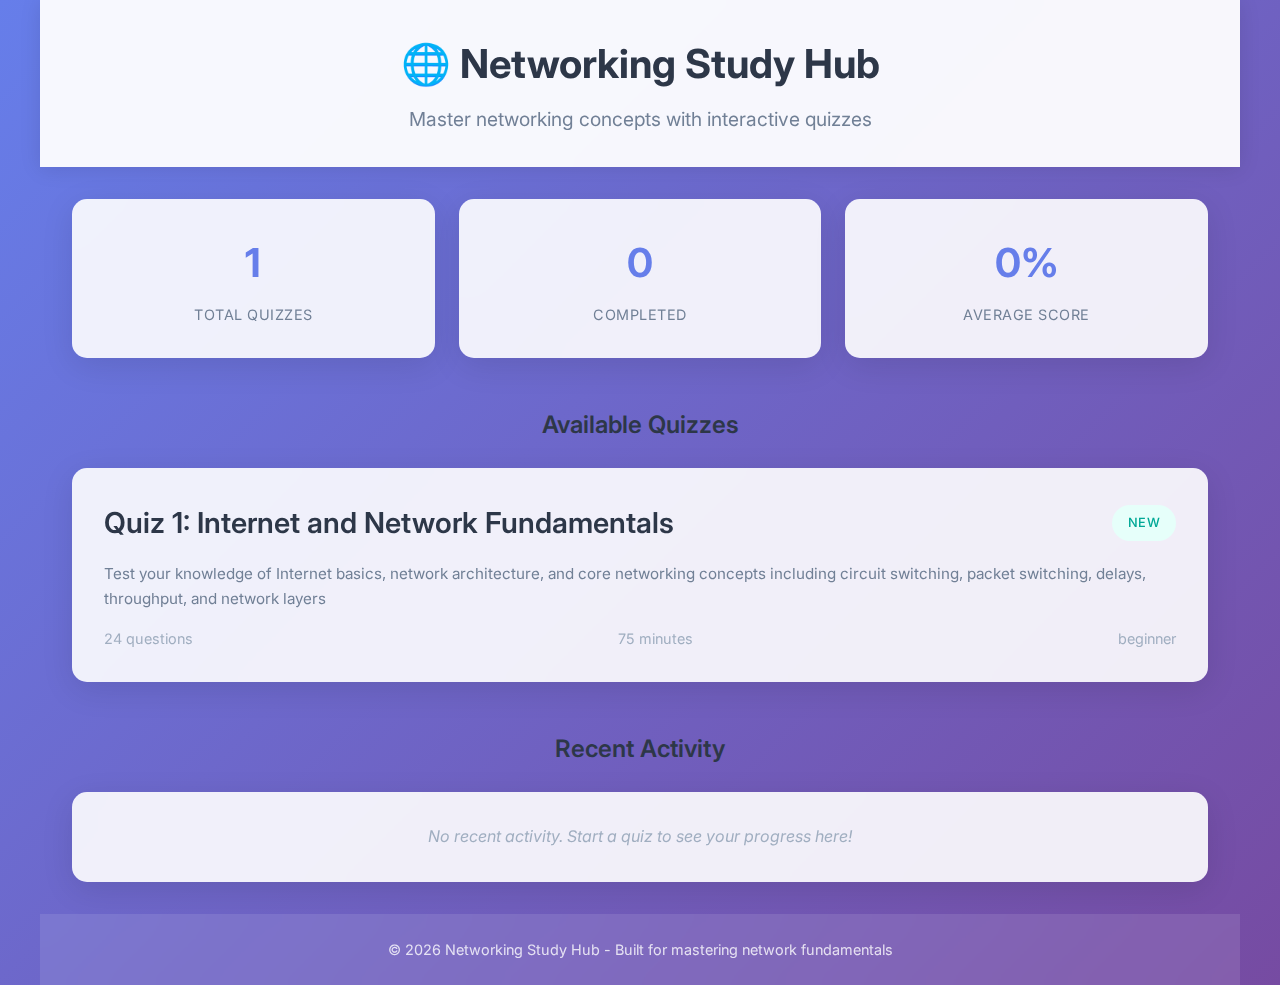
<file: index.html>
<!DOCTYPE html>
<html lang="en">
<head>
    <meta charset="UTF-8">
    <meta name="viewport" content="width=device-width, initial-scale=1.0">
    <title>Networking Study Hub</title>
    <link rel="stylesheet" href="style.css">
    <link rel="preconnect" href="https://fonts.googleapis.com">
    <link rel="preconnect" href="https://fonts.gstatic.com" crossorigin>
    <link href="https://fonts.googleapis.com/css2?family=Inter:wght@300;400;500;600;700&display=swap" rel="stylesheet">
</head>
<body>
    <div class="container">
        <header class="header">
            <h1 class="title">🌐 Networking Study Hub</h1>
            <p class="subtitle">Master networking concepts with interactive quizzes</p>
        </header>

        <main class="main">
            <section class="stats-section">
                <div class="stats-grid">
                    <div class="stat-card">
                        <div class="stat-number" id="totalQuizzes">0</div>
                        <div class="stat-label">Total Quizzes</div>
                    </div>
                    <div class="stat-card">
                        <div class="stat-number" id="completedQuizzes">0</div>
                        <div class="stat-label">Completed</div>
                    </div>
                    <div class="stat-card">
                        <div class="stat-number" id="averageScore">0%</div>
                        <div class="stat-label">Average Score</div>
                    </div>
                </div>
            </section>

            <section class="quizzes-section">
                <h2 class="section-title">Available Quizzes</h2>
                <div class="quiz-grid" id="quizGrid">
                    <!-- Quiz cards will be dynamically populated -->
                </div>
            </section>

            <section class="recent-section">
                <h2 class="section-title">Recent Activity</h2>
                <div class="recent-list" id="recentActivity">
                    <p class="no-activity">No recent activity. Start a quiz to see your progress here!</p>
                </div>
            </section>
        </main>

        <footer class="footer">
            <p>&copy; 2026 Networking Study Hub - Built for mastering network fundamentals</p>
        </footer>
    </div>

    <script src="script.js"></script>
</body>
</html>
</file>
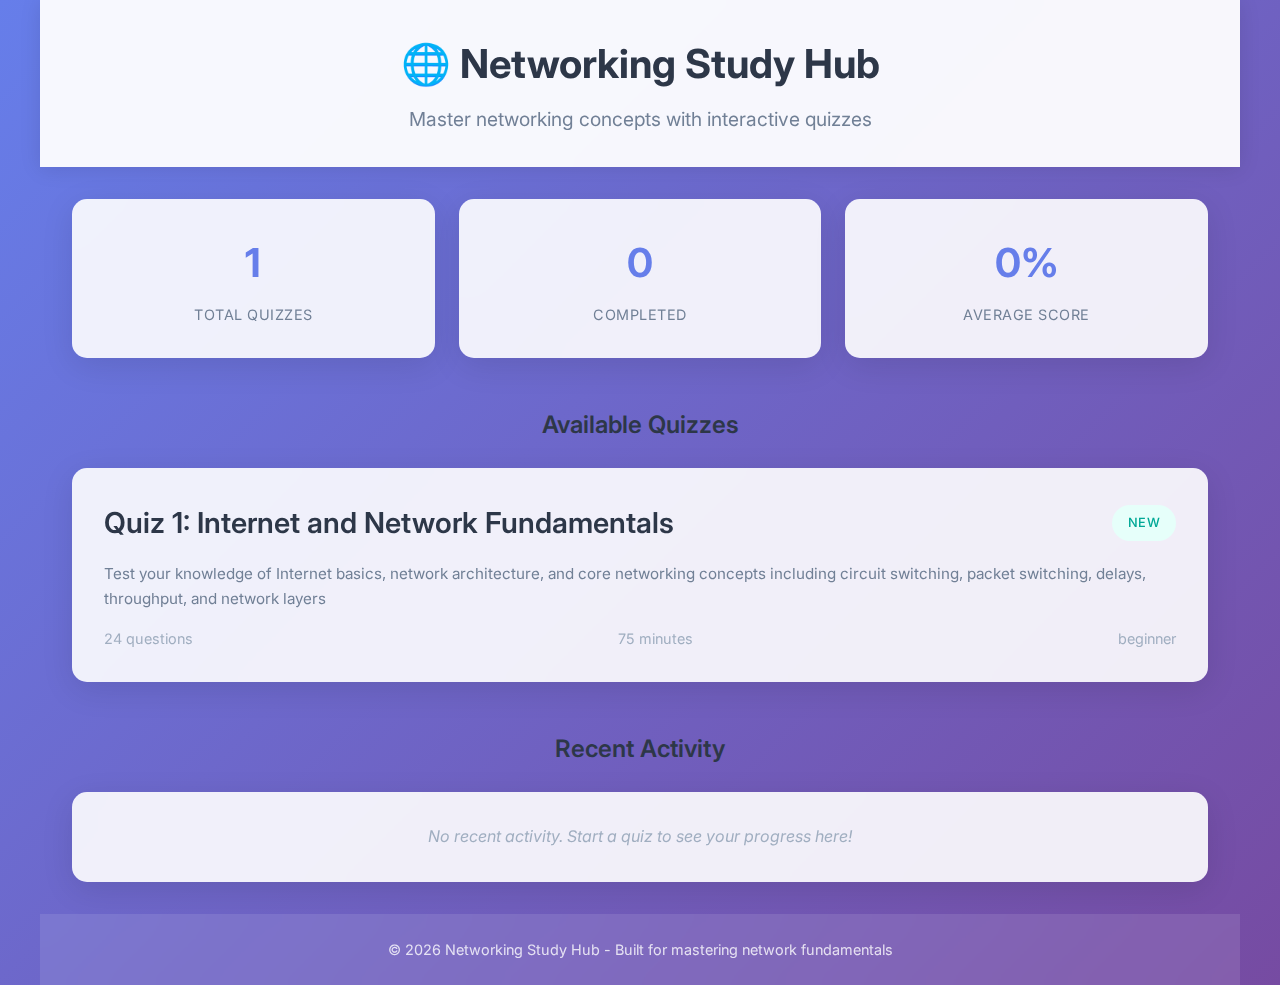
<file: quiz.html>
<!DOCTYPE html>
<html lang="en">
<head>
    <meta charset="UTF-8">
    <meta name="viewport" content="width=device-width, initial-scale=1.0">
    <title>Quiz - Networking Study Hub</title>
    <link rel="stylesheet" href="style.css">
    <link rel="preconnect" href="https://fonts.googleapis.com">
    <link rel="preconnect" href="https://fonts.gstatic.com" crossorigin>
    <link href="https://fonts.googleapis.com/css2?family=Inter:wght@300;400;500;600;700&display=swap" rel="stylesheet">
</head>
<body>
    <div class="container">
        <header class="header">
            <div class="quiz-header">
                <a href="index.html" class="back-btn">← Back to Home</a>
                <h1 class="quiz-title" id="quizTitle">Loading Quiz...</h1>
                <div class="quiz-progress">
                    <div class="progress-bar">
                        <div class="progress-fill" id="progressFill"></div>
                    </div>
                    <span class="progress-text" id="progressText">0 / 0</span>
                </div>
            </div>
        </header>

        <main class="quiz-main">
            <div class="quiz-container">
                <div class="question-card" id="questionCard">
                    <div class="question-number" id="questionNumber"></div>
                    <h2 class="question-text" id="questionText"></h2>
                    <div class="question-type-indicator" id="questionType"></div>
                    
                    <div class="answer-section" id="answerSection">
                        <!-- Answer inputs will be dynamically generated -->
                    </div>
                    
                    <div class="question-actions">
                        <button class="btn btn-secondary" id="prevBtn" onclick="previousQuestion()">Previous</button>
                        <button class="btn btn-primary" id="nextBtn" onclick="nextQuestion()">Next</button>
                    </div>
                </div>

                <div class="quiz-sidebar">
                    <div class="question-nav">
                        <h3>Questions</h3>
                        <div class="nav-grid" id="questionNav">
                            <!-- Question navigation will be populated -->
                        </div>
                    </div>
                    
                    <div class="quiz-actions">
                        <button class="btn btn-outline" onclick="reviewAnswers()">Review Answers</button>
                        <button class="btn btn-success" onclick="submitQuiz()">Submit Quiz</button>
                    </div>
                </div>
            </div>
        </main>
    </div>

    <div class="modal" id="submitModal">
        <div class="modal-content">
            <h3>Submit Quiz?</h3>
            <p>Are you ready to submit your quiz? You can review your answers before submitting.</p>
            <div class="modal-actions">
                <button class="btn btn-outline" onclick="closeModal()">Cancel</button>
                <button class="btn btn-primary" onclick="confirmSubmit()">Submit</button>
            </div>
        </div>
    </div>

    <script src="quiz.js"></script>
</body>
</html>
</file>
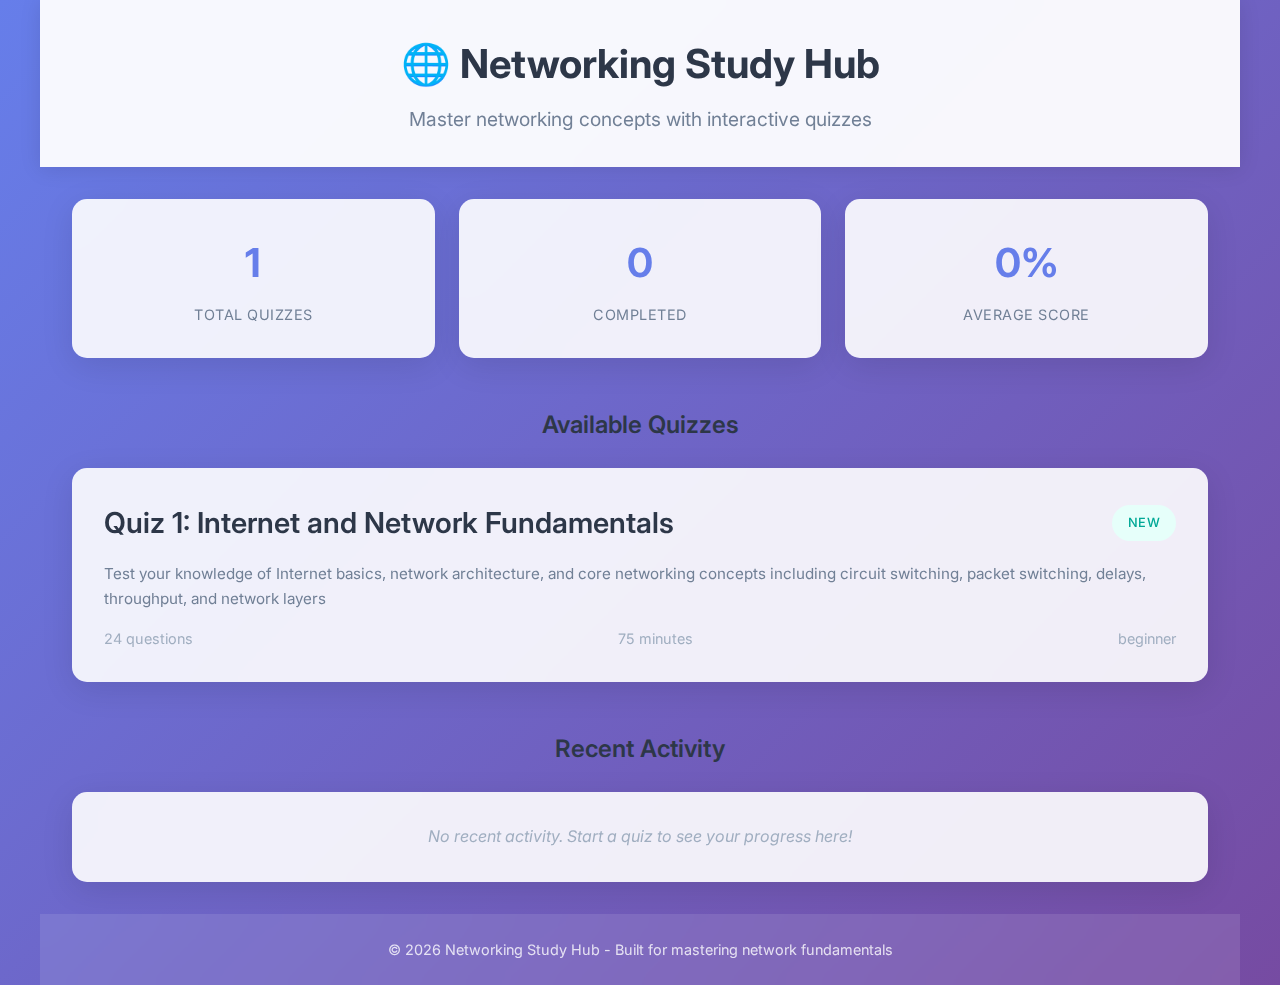
<file: results.html>
<!DOCTYPE html>
<html lang="en">
<head>
    <meta charset="UTF-8">
    <meta name="viewport" content="width=device-width, initial-scale=1.0">
    <title>Quiz Results - Networking Study Hub</title>
    <link rel="stylesheet" href="style.css">
    <link rel="preconnect" href="https://fonts.googleapis.com">
    <link rel="preconnect" href="https://fonts.gstatic.com" crossorigin>
    <link href="https://fonts.googleapis.com/css2?family=Inter:wght@300;400;500;600;700&display=swap" rel="stylesheet">
</head>
<body>
    <div class="container">
        <header class="header">
            <div class="results-header">
                <a href="index.html" class="back-btn">← Back to Home</a>
                <h1 class="results-title">Quiz Results</h1>
            </div>
        </header>

        <main class="results-main">
            <div class="score-summary" id="scoreSummary">
                <div class="score-circle">
                    <div class="score-number" id="scoreNumber">0%</div>
                    <div class="score-label">Final Score</div>
                </div>
                <div class="score-details">
                    <div class="score-stat">
                        <span class="stat-value" id="correctCount">0</span>
                        <span class="stat-label">Correct</span>
                    </div>
                    <div class="score-stat">
                        <span class="stat-value" id="incorrectCount">0</span>
                        <span class="stat-label">Incorrect</span>
                    </div>
                    <div class="score-stat">
                        <span class="stat-value" id="unansweredCount">0</span>
                        <span class="stat-label">Unanswered</span>
                    </div>
                </div>
            </div>

            <div class="results-actions">
                <button class="btn btn-outline" onclick="reviewDetails()">Review Detailed Answers</button>
                <button class="btn btn-primary" onclick="retakeQuiz()">Retake Quiz</button>
                <button class="btn btn-secondary" onclick="goHome()">Back to Home</button>
            </div>

            <div class="answer-review" id="answerReview">
                <h2>Detailed Review</h2>
                <div class="review-list" id="reviewList">
                    <!-- Detailed answer review will be populated -->
                </div>
            </div>
        </main>
    </div>

    <script src="results.js"></script>
</body>
</html>
</file>
<file: style.css>
/* Reset and Base Styles */
* {
    margin: 0;
    padding: 0;
    box-sizing: border-box;
}

body {
    font-family: 'Inter', -apple-system, BlinkMacSystemFont, 'Segoe UI', Roboto, sans-serif;
    line-height: 1.6;
    background: linear-gradient(135deg, #667eea 0%, #764ba2 100%);
    min-height: 100vh;
    color: #333;
}

.container {
    max-width: 1200px;
    margin: 0 auto;
    min-height: 100vh;
    display: flex;
    flex-direction: column;
}

/* Header Styles */
.header {
    background: rgba(255, 255, 255, 0.95);
    backdrop-filter: blur(10px);
    padding: 2rem;
    text-align: center;
    box-shadow: 0 2px 20px rgba(0, 0, 0, 0.1);
}

.title {
    font-size: 2.5rem;
    font-weight: 700;
    color: #2d3748;
    margin-bottom: 0.5rem;
}

.subtitle {
    font-size: 1.2rem;
    color: #718096;
    font-weight: 400;
}

/* Main Content */
.main {
    flex: 1;
    padding: 2rem;
}

.section-title {
    font-size: 1.5rem;
    font-weight: 600;
    color: #2d3748;
    margin-bottom: 1.5rem;
    text-align: center;
}

/* Stats Section */
.stats-section {
    margin-bottom: 3rem;
}

.stats-grid {
    display: grid;
    grid-template-columns: repeat(auto-fit, minmax(200px, 1fr));
    gap: 1.5rem;
    margin-bottom: 2rem;
}

.stat-card {
    background: rgba(255, 255, 255, 0.9);
    backdrop-filter: blur(10px);
    padding: 2rem;
    border-radius: 15px;
    text-align: center;
    box-shadow: 0 8px 32px rgba(0, 0, 0, 0.1);
    transition: transform 0.3s ease, box-shadow 0.3s ease;
}

.stat-card:hover {
    transform: translateY(-2px);
    box-shadow: 0 12px 40px rgba(0, 0, 0, 0.15);
}

.stat-number {
    font-size: 2.5rem;
    font-weight: 700;
    color: #667eea;
    margin-bottom: 0.5rem;
}

.stat-label {
    font-size: 0.9rem;
    color: #718096;
    text-transform: uppercase;
    letter-spacing: 0.5px;
}

/* Quiz Grid */
.quiz-grid {
    display: grid;
    grid-template-columns: repeat(auto-fit, minmax(300px, 1fr));
    gap: 1.5rem;
    margin-bottom: 3rem;
}

.quiz-card {
    background: rgba(255, 255, 255, 0.9);
    backdrop-filter: blur(10px);
    border-radius: 15px;
    padding: 2rem;
    box-shadow: 0 8px 32px rgba(0, 0, 0, 0.1);
    transition: all 0.3s ease;
    cursor: pointer;
    text-decoration: none;
    color: inherit;
}

.quiz-card:hover {
    transform: translateY(-5px);
    box-shadow: 0 15px 45px rgba(0, 0, 0, 0.15);
}

.quiz-card-header {
    display: flex;
    justify-content: space-between;
    align-items: center;
    margin-bottom: 1rem;
}

.quiz-title {
    font-size: 1.3rem;
    font-weight: 600;
    color: #2d3748;
}

.quiz-status {
    padding: 0.5rem 1rem;
    border-radius: 20px;
    font-size: 0.8rem;
    font-weight: 500;
    text-transform: uppercase;
    letter-spacing: 0.5px;
}

.status-new {
    background: #e6fffa;
    color: #00a896;
}

.status-completed {
    background: #f0fff4;
    color: #38a169;
}

.quiz-description {
    color: #718096;
    margin-bottom: 1rem;
    font-size: 0.95rem;
}

.quiz-meta {
    display: flex;
    justify-content: space-between;
    font-size: 0.9rem;
    color: #a0aec0;
}

/* Buttons */
.btn {
    padding: 0.75rem 1.5rem;
    border: none;
    border-radius: 8px;
    font-size: 0.95rem;
    font-weight: 500;
    cursor: pointer;
    transition: all 0.3s ease;
    text-decoration: none;
    display: inline-block;
    text-align: center;
}

.btn-primary {
    background: #667eea;
    color: white;
}

.btn-primary:hover {
    background: #5a67d8;
    transform: translateY(-1px);
}

.btn-secondary {
    background: #718096;
    color: white;
}

.btn-secondary:hover {
    background: #2d3748;
}

.btn-outline {
    background: transparent;
    color: #667eea;
    border: 2px solid #667eea;
}

.btn-outline:hover {
    background: #667eea;
    color: white;
}

.btn-success {
    background: #38a169;
    color: white;
}

.btn-success:hover {
    background: #2f855a;
}

/* Recent Activity */
.recent-list {
    background: rgba(255, 255, 255, 0.9);
    backdrop-filter: blur(10px);
    border-radius: 15px;
    padding: 2rem;
    box-shadow: 0 8px 32px rgba(0, 0, 0, 0.1);
}

.no-activity {
    color: #a0aec0;
    font-style: italic;
    text-align: center;
}

.activity-item {
    display: flex;
    justify-content: space-between;
    align-items: center;
    padding: 1rem 0;
    border-bottom: 1px solid #e2e8f0;
}

.activity-item:last-child {
    border-bottom: none;
}

/* Quiz Page Styles */
.quiz-header {
    display: flex;
    justify-content: space-between;
    align-items: center;
    flex-wrap: wrap;
    gap: 1rem;
}

.back-btn {
    color: #667eea;
    text-decoration: none;
    font-weight: 500;
    transition: color 0.3s ease;
}

.back-btn:hover {
    color: #5a67d8;
}

.quiz-title {
    font-size: 1.8rem;
    font-weight: 600;
    color: #2d3748;
    margin: 0;
}

.quiz-progress {
    display: flex;
    align-items: center;
    gap: 1rem;
}

.progress-bar {
    width: 200px;
    height: 8px;
    background: rgba(255, 255, 255, 0.3);
    border-radius: 4px;
    overflow: hidden;
}

.progress-fill {
    height: 100%;
    background: #38a169;
    transition: width 0.3s ease;
    border-radius: 4px;
}

.progress-text {
    font-size: 0.9rem;
    color: #718096;
    font-weight: 500;
}

/* Quiz Container */
.quiz-main {
    flex: 1;
    padding: 2rem;
}

.quiz-container {
    display: grid;
    grid-template-columns: 1fr 300px;
    gap: 2rem;
    max-width: 1200px;
    margin: 0 auto;
}

.question-card {
    background: rgba(255, 255, 255, 0.95);
    backdrop-filter: blur(10px);
    border-radius: 15px;
    padding: 2rem;
    box-shadow: 0 8px 32px rgba(0, 0, 0, 0.1);
    height: fit-content;
}

.question-number {
    background: #667eea;
    color: white;
    padding: 0.5rem 1rem;
    border-radius: 20px;
    font-size: 0.9rem;
    font-weight: 500;
    display: inline-block;
    margin-bottom: 1rem;
}

.question-text {
    font-size: 1.3rem;
    font-weight: 600;
    color: #2d3748;
    margin-bottom: 1.5rem;
    line-height: 1.5;
}

.question-type-indicator {
    background: #e6fffa;
    color: #00a896;
    padding: 0.5rem 1rem;
    border-radius: 6px;
    font-size: 0.8rem;
    font-weight: 500;
    margin-bottom: 1.5rem;
    display: inline-block;
}

.answer-section {
    margin-bottom: 2rem;
}

.answer-option {
    display: flex;
    align-items: flex-start;
    gap: 1rem;
    margin-bottom: 1rem;
    padding: 1rem;
    border-radius: 8px;
    transition: background-color 0.3s ease;
    cursor: pointer;
}

.answer-option:hover {
    background: #f7fafc;
}

.answer-option input {
    margin-top: 0.2rem;
}

.answer-textarea {
    width: 100%;
    padding: 1rem;
    border: 2px solid #e2e8f0;
    border-radius: 8px;
    font-size: 1rem;
    font-family: inherit;
    resize: vertical;
    min-height: 100px;
    transition: border-color 0.3s ease;
}

.answer-textarea:focus {
    outline: none;
    border-color: #667eea;
}

.question-actions {
    display: flex;
    justify-content: space-between;
    gap: 1rem;
}

/* Quiz Sidebar */
.quiz-sidebar {
    display: flex;
    flex-direction: column;
    gap: 1.5rem;
}

.question-nav {
    background: rgba(255, 255, 255, 0.95);
    backdrop-filter: blur(10px);
    border-radius: 15px;
    padding: 1.5rem;
    box-shadow: 0 8px 32px rgba(0, 0, 0, 0.1);
}

.question-nav h3 {
    font-size: 1.1rem;
    font-weight: 600;
    color: #2d3748;
    margin-bottom: 1rem;
}

.nav-grid {
    display: grid;
    grid-template-columns: repeat(4, 1fr);
    gap: 0.5rem;
}

.nav-item {
    aspect-ratio: 1;
    background: #f7fafc;
    border: 2px solid #e2e8f0;
    border-radius: 6px;
    display: flex;
    align-items: center;
    justify-content: center;
    font-weight: 500;
    cursor: pointer;
    transition: all 0.3s ease;
    font-size: 0.9rem;
}

.nav-item.current {
    background: #667eea;
    color: white;
    border-color: #667eea;
}

.nav-item.answered {
    background: #38a169;
    color: white;
    border-color: #38a169;
}

.nav-item.unanswered {
    background: #fed7d7;
    border-color: #fc8181;
}

.quiz-actions {
    background: rgba(255, 255, 255, 0.95);
    backdrop-filter: blur(10px);
    border-radius: 15px;
    padding: 1.5rem;
    box-shadow: 0 8px 32px rgba(0, 0, 0, 0.1);
    display: flex;
    flex-direction: column;
    gap: 1rem;
}

/* Modal Styles */
.modal {
    position: fixed;
    top: 0;
    left: 0;
    right: 0;
    bottom: 0;
    background: rgba(0, 0, 0, 0.5);
    display: flex;
    align-items: center;
    justify-content: center;
    z-index: 1000;
    opacity: 0;
    visibility: hidden;
    transition: all 0.3s ease;
}

.modal.active {
    opacity: 1;
    visibility: visible;
}

.modal-content {
    background: white;
    padding: 2rem;
    border-radius: 15px;
    max-width: 400px;
    width: 90%;
    text-align: center;
    transform: translateY(-50px);
    transition: transform 0.3s ease;
}

.modal.active .modal-content {
    transform: translateY(0);
}

.modal h3 {
    font-size: 1.3rem;
    font-weight: 600;
    color: #2d3748;
    margin-bottom: 1rem;
}

.modal p {
    color: #718096;
    margin-bottom: 2rem;
}

.modal-actions {
    display: flex;
    gap: 1rem;
    justify-content: center;
}

/* Results Page Styles */
.results-header {
    display: flex;
    justify-content: space-between;
    align-items: center;
}

.results-title {
    font-size: 2rem;
    font-weight: 600;
    color: #2d3748;
}

.results-main {
    flex: 1;
    padding: 2rem;
    max-width: 800px;
    margin: 0 auto;
}

.score-summary {
    background: rgba(255, 255, 255, 0.95);
    backdrop-filter: blur(10px);
    border-radius: 15px;
    padding: 3rem;
    box-shadow: 0 8px 32px rgba(0, 0, 0, 0.1);
    display: flex;
    align-items: center;
    gap: 3rem;
    margin-bottom: 2rem;
}

.score-circle {
    flex-shrink: 0;
    width: 150px;
    height: 150px;
    border-radius: 50%;
    background: linear-gradient(135deg, #667eea 0%, #764ba2 100%);
    display: flex;
    flex-direction: column;
    align-items: center;
    justify-content: center;
    color: white;
}

.score-number {
    font-size: 2.5rem;
    font-weight: 700;
    margin-bottom: 0.5rem;
}

.score-label {
    font-size: 0.9rem;
    opacity: 0.9;
}

.score-details {
    flex: 1;
    display: grid;
    grid-template-columns: repeat(3, 1fr);
    gap: 2rem;
}

.score-stat {
    text-align: center;
}

.stat-value {
    display: block;
    font-size: 2rem;
    font-weight: 700;
    color: #2d3748;
    margin-bottom: 0.5rem;
}

.results-actions {
    display: flex;
    gap: 1rem;
    justify-content: center;
    margin-bottom: 2rem;
}

/* Footer */
.footer {
    background: rgba(255, 255, 255, 0.1);
    backdrop-filter: blur(10px);
    padding: 1.5rem 2rem;
    text-align: center;
    color: rgba(255, 255, 255, 0.8);
    font-size: 0.9rem;
}

/* Responsive Design */
@media (max-width: 768px) {
    .container {
        margin: 0;
        padding: 0;
    }
    
    .header {
        padding: 1.5rem;
    }
    
    .title {
        font-size: 2rem;
    }
    
    .main {
        padding: 1rem;
    }
    
    .stats-grid {
        grid-template-columns: 1fr;
    }
    
    .quiz-grid {
        grid-template-columns: 1fr;
    }
    
    .quiz-container {
        grid-template-columns: 1fr;
    }
    
    .quiz-sidebar {
        order: -1;
    }
    
    .quiz-header {
        flex-direction: column;
        align-items: flex-start;
        gap: 1rem;
    }
    
    .quiz-progress {
        width: 100%;
        justify-content: space-between;
    }
    
    .progress-bar {
        width: 150px;
    }
    
    .score-summary {
        flex-direction: column;
        text-align: center;
        gap: 2rem;
    }
    
    .score-details {
        grid-template-columns: 1fr;
        gap: 1rem;
    }
    
    .results-actions {
        flex-direction: column;
    }
    
    .question-actions {
        flex-direction: column;
    }
}
</file>
